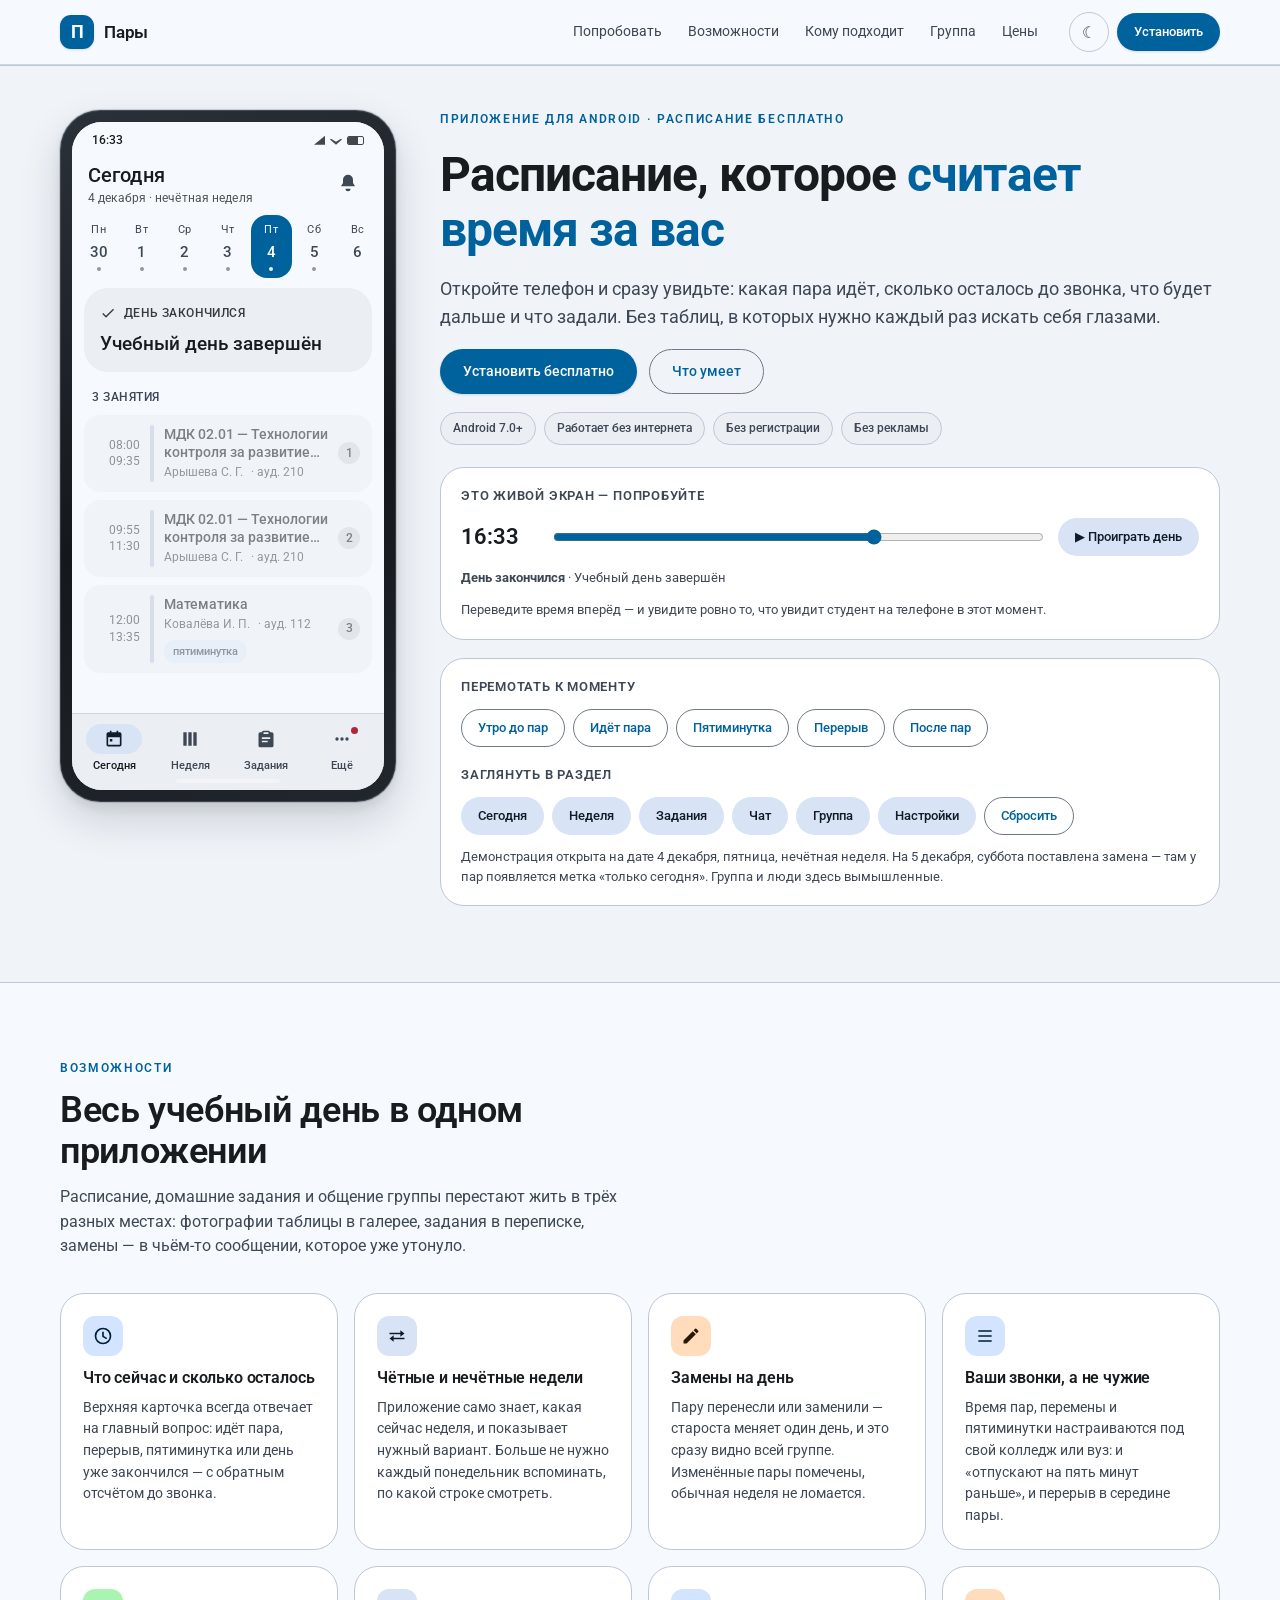
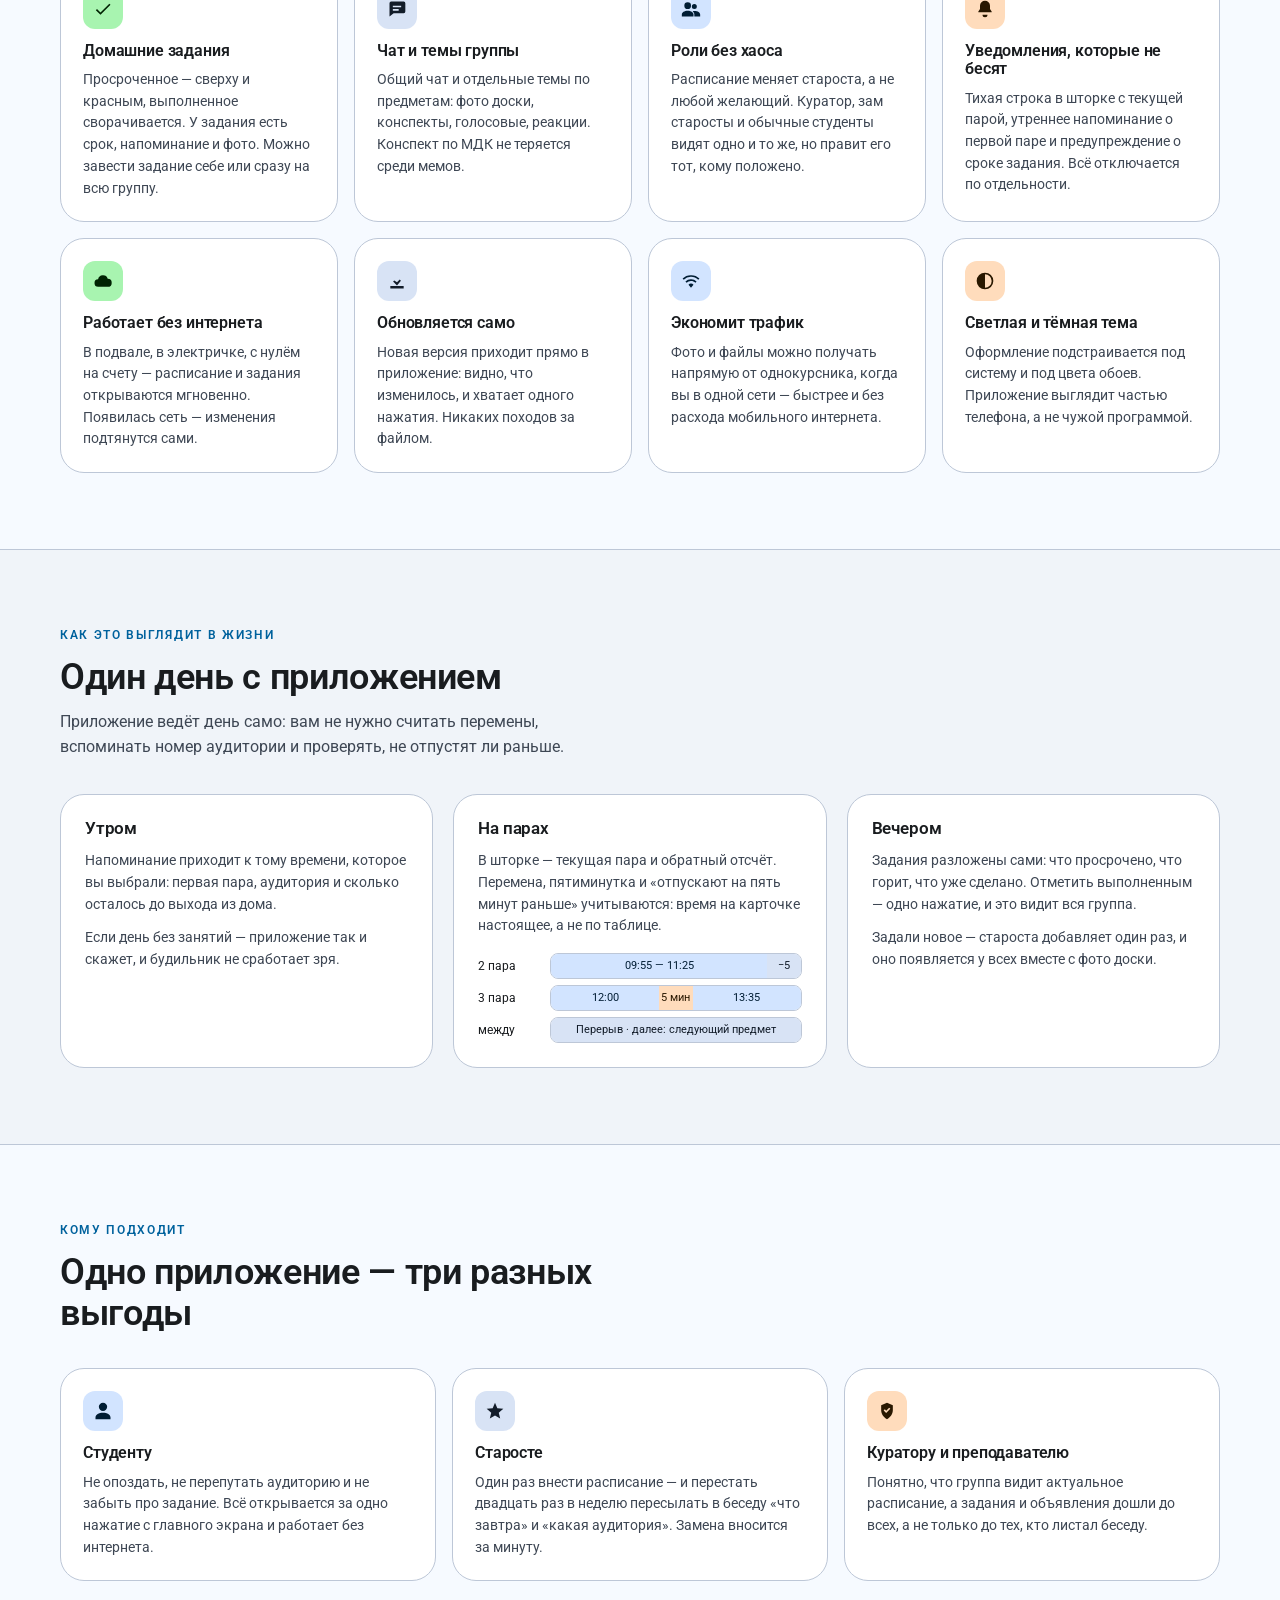
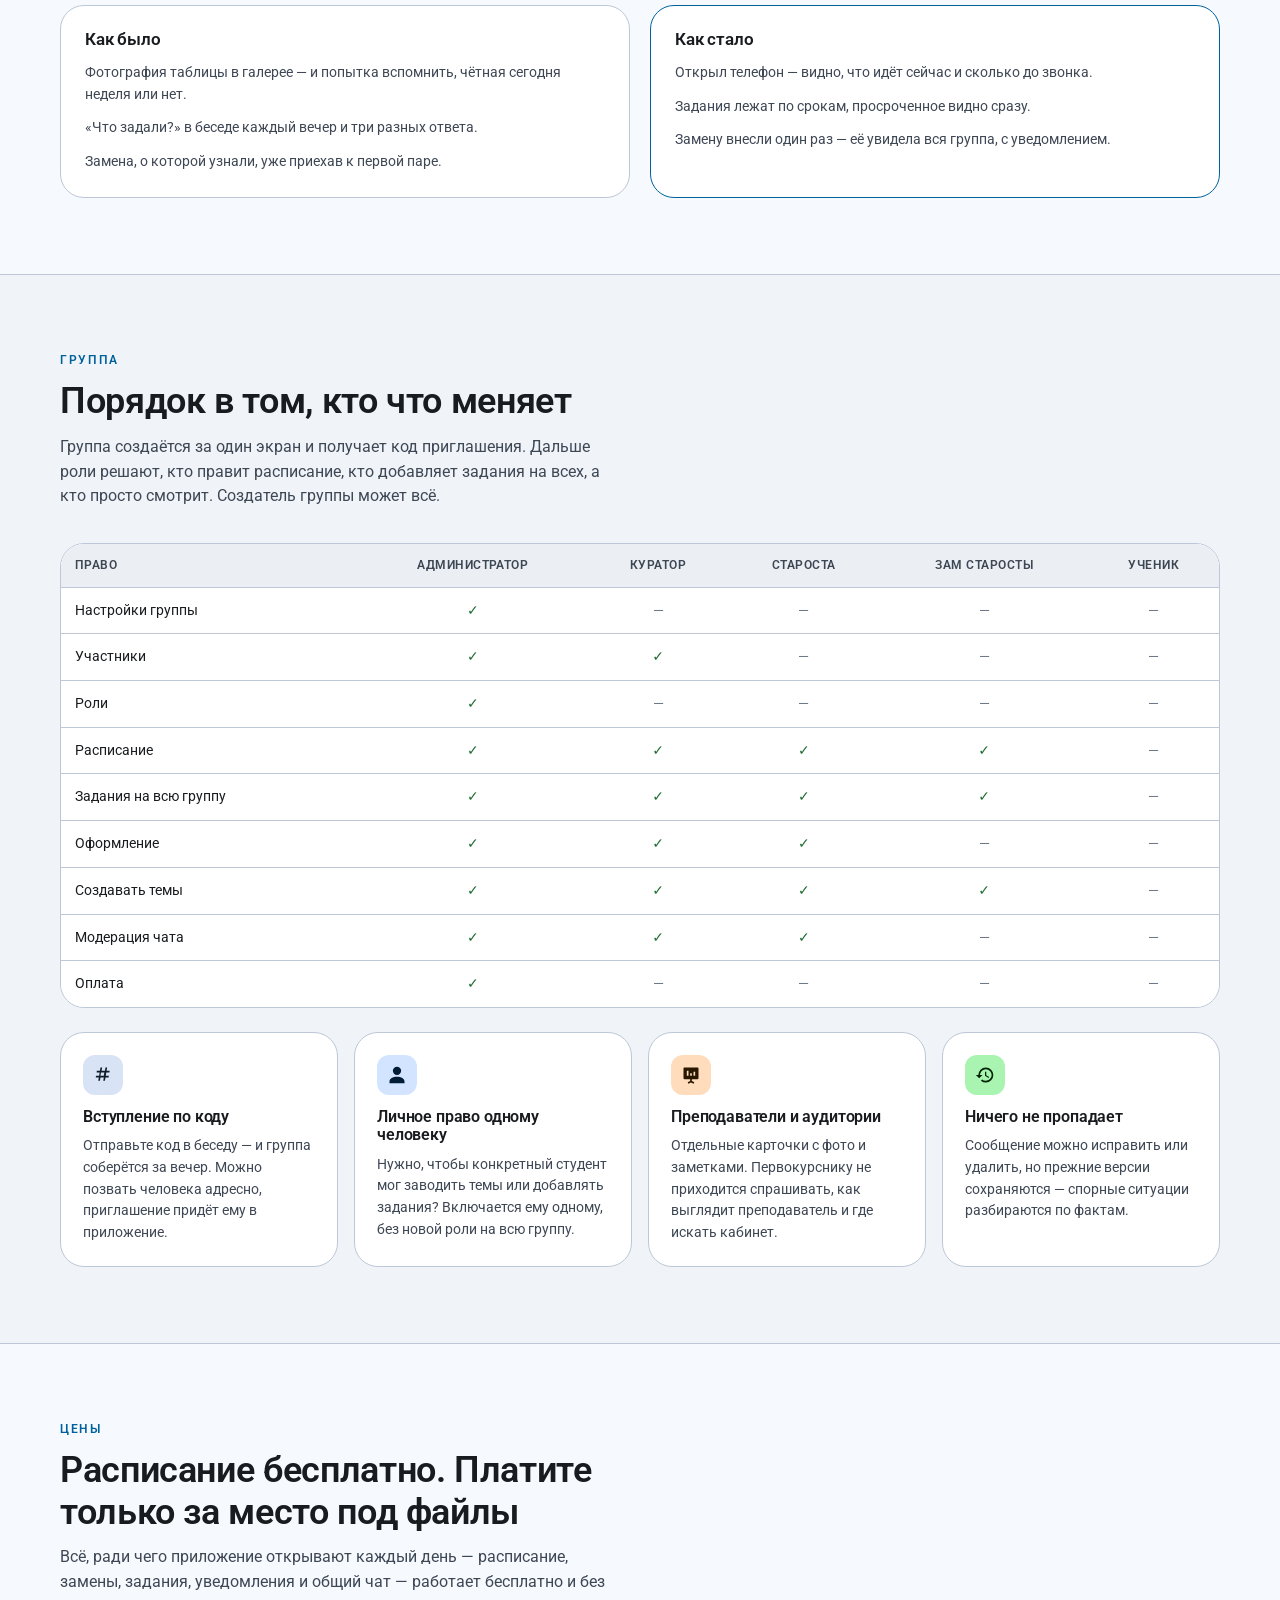
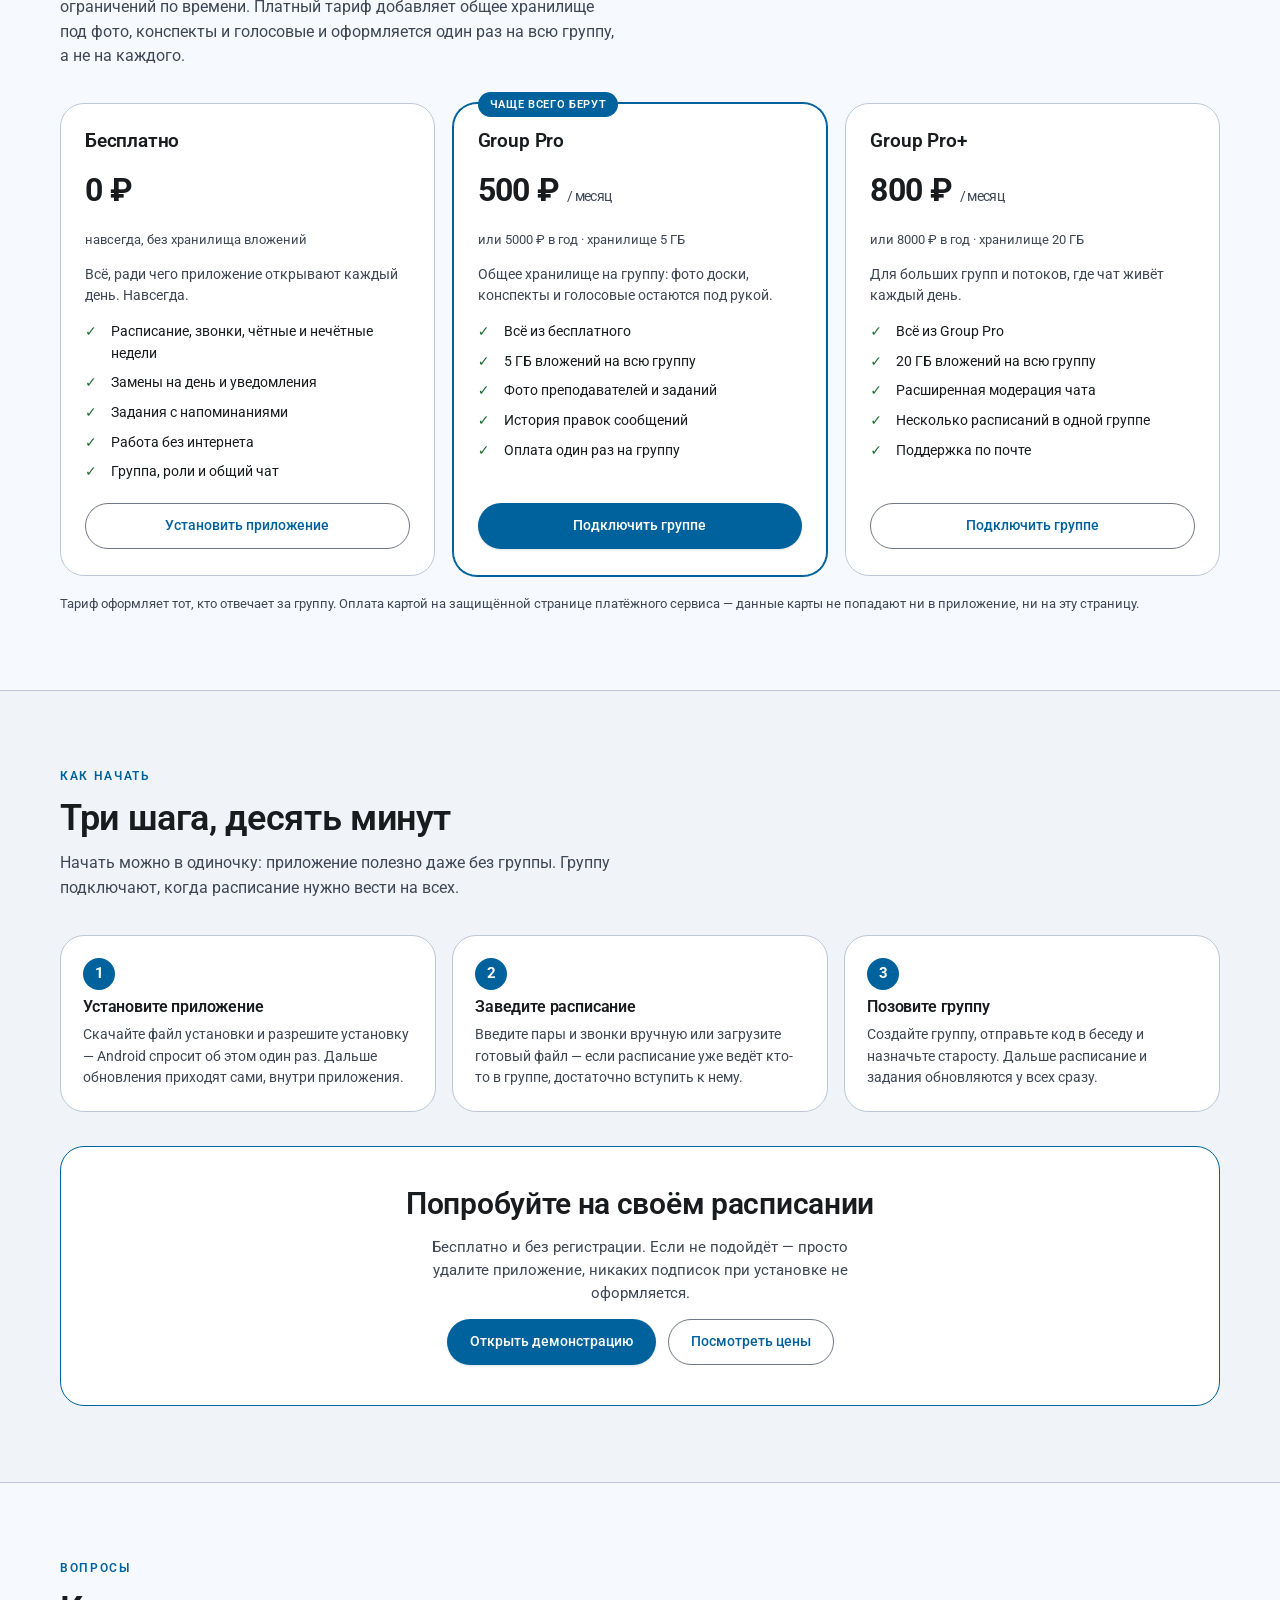
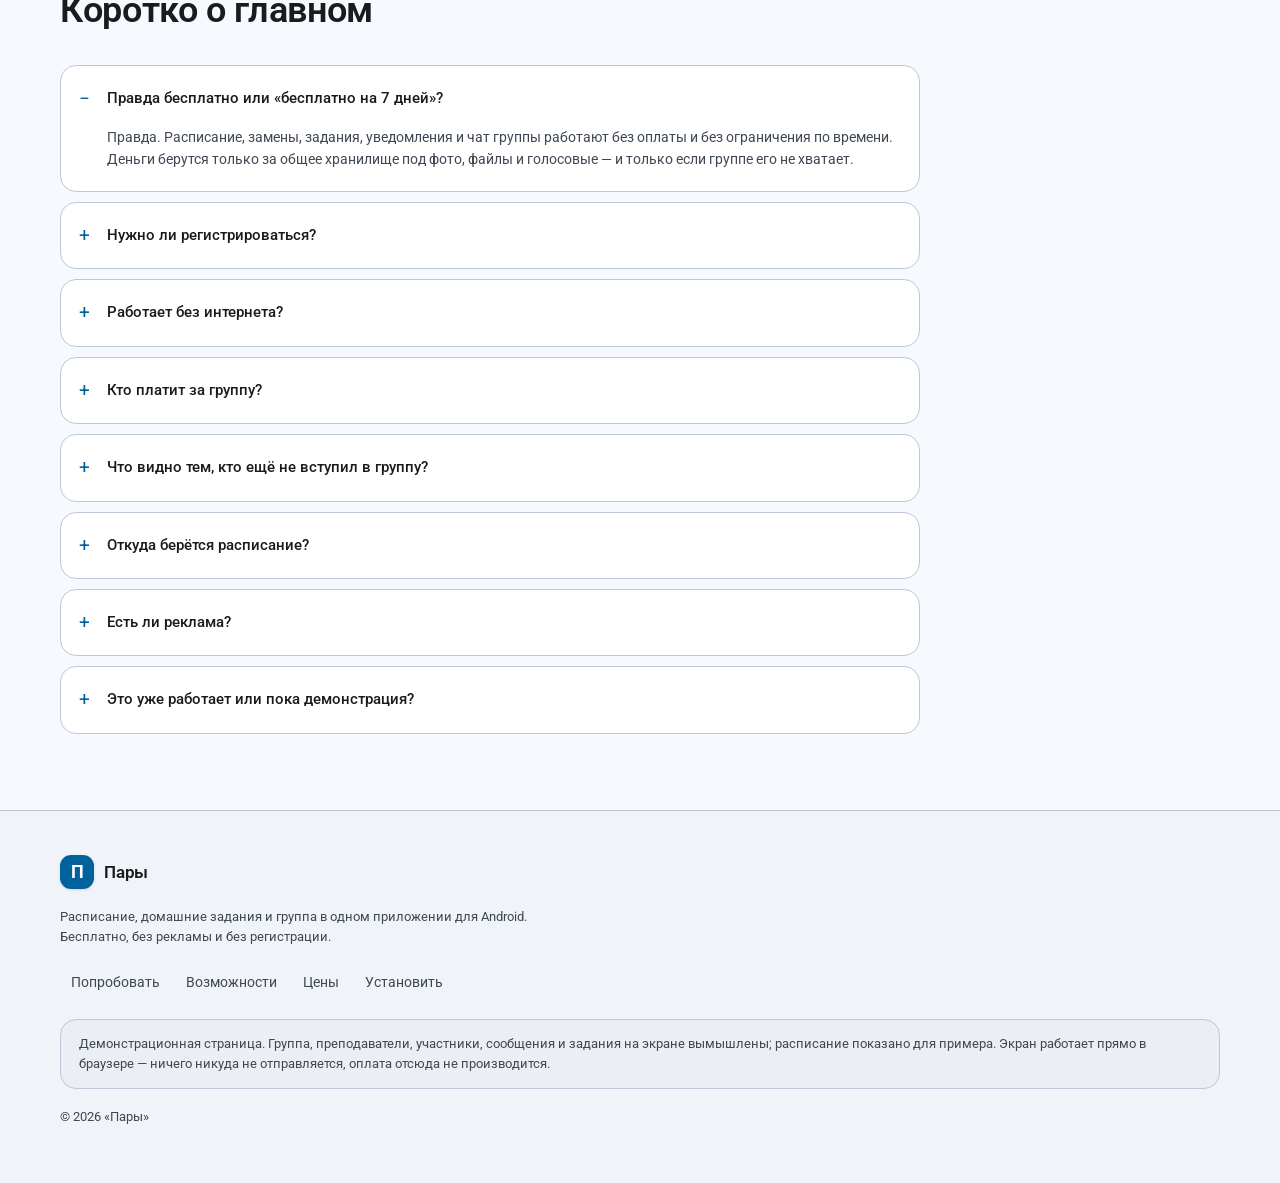
<file: pairs-demo/index.html>
<!doctype html>
<html lang="ru" data-theme="light">
<head>
<meta charset="utf-8">
<meta name="viewport" content="width=device-width, initial-scale=1">
<title>Пары — расписание, задания и группа в одном приложении</title>
<meta name="description" content="«Пары» показывают, какая сейчас пара, сколько до звонка и что задали. Чётность недель, замены, задания и общий чат группы. Расписание — бесплатно.">
<meta name="theme-color" content="#00629d">
<meta property="og:title" content="Пары — расписание, задания и группа">
<meta property="og:description" content="Не таблица, а учебный день: что идёт сейчас, сколько осталось, что дальше и что задали. Попробуйте прямо на странице.">
<meta property="og:type" content="website">
<link rel="icon" href="data:image/svg+xml,<svg xmlns=%22http://www.w3.org/2000/svg%22 viewBox=%220 0 64 64%22><rect width=%2264%22 height=%2264%22 rx=%2216%22 fill=%22%2300629d%22/><text x=%2232%22 y=%2245%22 text-anchor=%22middle%22 font-family=%22sans-serif%22 font-weight=%22bold%22 font-size=%2236%22 fill=%22white%22>П</text></svg>">
<link rel="preconnect" href="https://fonts.googleapis.com">
<link rel="preconnect" href="https://fonts.gstatic.com" crossorigin>
<link href="https://fonts.googleapis.com/css2?family=Roboto:wght@400;500;600;700&display=swap" rel="stylesheet">
<link rel="stylesheet" href="assets/tokens.css">
<link rel="stylesheet" href="assets/site.css">
<link rel="stylesheet" href="assets/phone.css">
</head>
<body>

<a class="skip" href="#demo">Перейти к демонстрации</a>

<header class="site-header">
  <div class="wrap site-header__in">
    <a class="brand" href="#top"><span class="brand__mark">П</span> Пары</a>
    <nav class="site-nav" aria-label="Разделы страницы">
      <a href="#demo">Попробовать</a>
      <a href="#value">Возможности</a>
      <a href="#audience">Кому подходит</a>
      <a href="#group">Группа</a>
      <a href="#plans">Цены</a>
    </nav>
    <div class="header-actions">
      <button class="theme-toggle" id="theme-toggle" aria-label="Тёмная тема">☾</button>
      <a class="btn btn--filled btn--small" href="#start">Установить</a>
    </div>
  </div>
</header>

<main id="top">

<!-- ------------------------------------------------------ живая демонстрация -->
<section class="demo" id="demo" style="padding-top: 44px">
  <div class="wrap demo__grid">

    <div class="demo__copy">
      <span class="eyebrow">Приложение для Android · расписание бесплатно</span>
      <h1>Расписание, которое <em>считает время за вас</em></h1>
      <p class="hero__lead">Откройте телефон и сразу увидьте: какая пара идёт, сколько
        осталось до звонка, что будет дальше и что задали. Без таблиц, в которых нужно
        каждый раз искать себя глазами.</p>
      <div class="hero__actions">
        <a class="btn btn--filled" href="#start">Установить бесплатно</a>
        <a class="btn btn--outline" href="#value">Что умеет</a>
      </div>
      <div class="hero__chips">
        <span class="hero__chip">Android 7.0+</span>
        <span class="hero__chip">Работает без интернета</span>
        <span class="hero__chip">Без регистрации</span>
        <span class="hero__chip">Без рекламы</span>
      </div>
    </div>

    <div class="phone">
      <div class="phone__screen" id="phone-screen" role="application" aria-label="Экран приложения «Пары»"></div>
    </div>

    <div class="demo__panel">
      <div class="control">
        <div class="control__title">Это живой экран — попробуйте</div>
        <div class="control__row">
          <span class="control__value" id="clock-value">10:30</span>
          <input type="range" id="clock-range" min="360" max="1320" step="1" value="630"
                 aria-label="Время в приложении">
          <button class="btn btn--tonal btn--small" id="play">▶ Проиграть день</button>
        </div>
        <p class="control__hint" id="phase-hint"></p>
        <p class="control__hint">Переведите время вперёд — и увидите ровно то, что увидит
          студент на телефоне в этот момент.</p>
      </div>

      <div class="control">
        <div class="control__title">Перемотать к моменту</div>
        <div class="scenarios">
          <button class="btn btn--outline btn--small" data-scenario="BEFORE_FIRST">Утро до пар</button>
          <button class="btn btn--outline btn--small" data-scenario="LESSON">Идёт пара</button>
          <button class="btn btn--outline btn--small" data-scenario="MIDDLE_BREAK">Пятиминутка</button>
          <button class="btn btn--outline btn--small" data-scenario="BETWEEN">Перерыв</button>
          <button class="btn btn--outline btn--small" data-scenario="FINISHED">После пар</button>
        </div>
        <div class="control__title" style="margin-top:6px">Заглянуть в раздел</div>
        <div class="scenarios">
          <button class="btn btn--tonal btn--small" data-goto="TODAY">Сегодня</button>
          <button class="btn btn--tonal btn--small" data-goto="WEEK">Неделя</button>
          <button class="btn btn--tonal btn--small" data-goto="HOMEWORK">Задания</button>
          <button class="btn btn--tonal btn--small" data-goto="CHAT">Чат</button>
          <button class="btn btn--tonal btn--small" data-goto="GROUP">Группа</button>
          <button class="btn btn--tonal btn--small" data-goto="SETTINGS">Настройки</button>
          <button class="btn btn--outline btn--small" id="reset-day">Сбросить</button>
        </div>
        <p class="control__hint">Демонстрация открыта на дате <span id="demo-date"></span>.
          На <span id="override-date"></span> поставлена замена — там у пар появляется метка
          «только сегодня». Группа и люди здесь вымышленные.</p>
      </div>
    </div>
  </div>
</section>

<!-- ---------------------------------------------------------- что вы получаете -->
<section id="value">
  <div class="wrap">
    <div class="section-head">
      <span class="eyebrow">Возможности</span>
      <h2>Весь учебный день в одном приложении</h2>
      <p class="lead">Расписание, домашние задания и общение группы перестают жить в трёх
        разных местах: фотографии таблицы в галерее, задания в переписке, замены —
        в чьём-то сообщении, которое уже утонуло.</p>
    </div>

    <div class="cards">
      <article class="card">
        <div class="card__icon" data-icon="clock"></div>
        <h3>Что сейчас и сколько осталось</h3>
        <p>Верхняя карточка всегда отвечает на главный вопрос: идёт пара, перерыв,
          пятиминутка или день уже закончился — с обратным отсчётом до звонка.</p>
      </article>
      <article class="card card--s">
        <div class="card__icon" data-icon="swap"></div>
        <h3>Чётные и нечётные недели</h3>
        <p>Приложение само знает, какая сейчас неделя, и показывает нужный вариант.
          Больше не нужно каждый понедельник вспоминать, по какой строке смотреть.</p>
      </article>
      <article class="card card--t">
        <div class="card__icon" data-icon="edit"></div>
        <h3>Замены на день</h3>
       <p>Пару перенесли или заменили — староста меняет один день, и это сразу видно
          всей группе. Изменённые пары помечены, обычная неделя не ломается.</p>
      </article>
      <article class="card">
        <div class="card__icon" data-icon="list"></div>
        <h3>Ваши звонки, а не чужие</h3>
        <p>Время пар, перемены и пятиминутки настраиваются под свой колледж или вуз:
          и «отпускают на пять минут раньше», и перерыв в середине пары.</p>
      </article>
      <article class="card card--g">
        <div class="card__icon" data-icon="check"></div>
        <h3>Домашние задания</h3>
        <p>Просроченное — сверху и красным, выполненное сворачивается. У задания есть срок,
          напоминание и фото. Можно завести задание себе или сразу на всю группу.</p>
      </article>
      <article class="card card--s">
        <div class="card__icon" data-icon="chat"></div>
        <h3>Чат и темы группы</h3>
        <p>Общий чат и отдельные темы по предметам: фото доски, конспекты, голосовые,
          реакции. Конспект по МДК не теряется среди мемов.</p>
      </article>
      <article class="card">
        <div class="card__icon" data-icon="group"></div>
        <h3>Роли без хаоса</h3>
        <p>Расписание меняет староста, а не любой желающий. Куратор, зам старосты
          и обычные студенты видят одно и то же, но правит его тот, кому положено.</p>
      </article>
      <article class="card card--t">
        <div class="card__icon" data-icon="bell"></div>
        <h3>Уведомления, которые не бесят</h3>
        <p>Тихая строка в шторке с текущей парой, утреннее напоминание о первой паре
          и предупреждение о сроке задания. Всё отключается по отдельности.</p>
      </article>
      <article class="card card--g">
        <div class="card__icon" data-icon="cloud"></div>
        <h3>Работает без интернета</h3>
        <p>В подвале, в электричке, с нулём на счету — расписание и задания открываются
          мгновенно. Появилась сеть — изменения подтянутся сами.</p>
      </article>
      <article class="card card--s">
        <div class="card__icon" data-icon="download"></div>
        <h3>Обновляется само</h3>
        <p>Новая версия приходит прямо в приложение: видно, что изменилось, и хватает
          одного нажатия. Никаких походов за файлом.</p>
      </article>
      <article class="card">
        <div class="card__icon" data-icon="wifi"></div>
        <h3>Экономит трафик</h3>
        <p>Фото и файлы можно получать напрямую от однокурсника, когда вы в одной сети —
          быстрее и без расхода мобильного интернета.</p>
      </article>
      <article class="card card--t">
        <div class="card__icon" data-icon="contrast"></div>
        <h3>Светлая и тёмная тема</h3>
        <p>Оформление подстраивается под систему и под цвета обоев. Приложение выглядит
          частью телефона, а не чужой программой.</p>
      </article>
    </div>
  </div>
</section>

<!-- ------------------------------------------------------- один день с «Парами» -->
<section id="day" style="background:var(--surface-low);border-block:1px solid var(--outline-variant)">
  <div class="wrap">
    <div class="section-head">
      <span class="eyebrow">Как это выглядит в жизни</span>
      <h2>Один день с приложением</h2>
      <p class="lead">Приложение ведёт день само: вам не нужно считать перемены, вспоминать
        номер аудитории и проверять, не отпустят ли раньше.</p>
    </div>

    <div class="split">
      <article class="explain">
        <h3>Утром</h3>
        <p>Напоминание приходит к тому времени, которое вы выбрали: первая пара, аудитория
          и сколько осталось до выхода из дома.</p>
        <p>Если день без занятий — приложение так и скажет, и будильник не сработает зря.</p>
      </article>

      <article class="explain">
        <h3>На парах</h3>
        <p>В шторке — текущая пара и обратный отсчёт. Перемена, пятиминутка и «отпускают
          на пять минут раньше» учитываются: время на карточке настоящее, а не по таблице.</p>
        <div class="timeline">
          <div class="timeline__row"><span>2 пара</span>
            <div class="timeline__bar">
              <span class="tl-lesson" style="flex:9">09:55 — 11:25</span>
              <span class="tl-break" style="flex:1.4">−5</span>
            </div></div>
          <div class="timeline__row"><span>3 пара</span>
            <div class="timeline__bar">
              <span class="tl-lesson" style="flex:5">12:00</span>
              <span class="tl-five" style="flex:1.6">5 мин</span>
              <span class="tl-lesson" style="flex:5">13:35</span>
            </div></div>
          <div class="timeline__row"><span>между</span>
            <div class="timeline__bar"><span class="tl-break" style="flex:1">Перерыв · далее: следующий предмет</span></div></div>
        </div>
      </article>

      <article class="explain">
        <h3>Вечером</h3>
        <p>Задания разложены сами: что просрочено, что горит, что уже сделано.
          Отметить выполненным — одно нажатие, и это видит вся группа.</p>
        <p>Задали новое — староста добавляет один раз, и оно появляется у всех
          вместе с фото доски.</p>
      </article>
    </div>
  </div>
</section>

<!-- ------------------------------------------------------------- кому подходит -->
<section id="audience">
  <div class="wrap">
    <div class="section-head">
      <span class="eyebrow">Кому подходит</span>
      <h2>Одно приложение — три разных выгоды</h2>
    </div>

    <div class="cards">
      <article class="card">
        <div class="card__icon" data-icon="person"></div>
        <h3>Студенту</h3>
        <p>Не опоздать, не перепутать аудиторию и не забыть про задание. Всё открывается
          за одно нажатие с главного экрана и работает без интернета.</p>
      </article>
      <article class="card card--s">
        <div class="card__icon" data-icon="star"></div>
        <h3>Старосте</h3>
        <p>Один раз внести расписание — и перестать двадцать раз в неделю пересылать
          в беседу «что завтра» и «какая аудитория». Замена вносится за минуту.</p>
      </article>
      <article class="card card--t">
        <div class="card__icon" data-icon="badge"></div>
        <h3>Куратору и преподавателю</h3>
        <p>Понятно, что группа видит актуальное расписание, а задания и объявления
          дошли до всех, а не только до тех, кто листал беседу.</p>
      </article>
    </div>

    <div class="split" style="margin-top:24px">
      <article class="explain">
        <h3>Как было</h3>
        <p>Фотография таблицы в галерее — и попытка вспомнить, чётная сегодня неделя или нет.</p>
        <p>«Что задали?» в беседе каждый вечер и три разных ответа.</p>
        <p>Замена, о которой узнали, уже приехав к первой паре.</p>
      </article>
      <article class="explain" style="border-color:var(--primary)">
        <h3>Как стало</h3>
        <p>Открыл телефон — видно, что идёт сейчас и сколько до звонка.</p>
        <p>Задания лежат по срокам, просроченное видно сразу.</p>
        <p>Замену внесли один раз — её увидела вся группа, с уведомлением.</p>
      </article>
    </div>
  </div>
</section>

<!-- ------------------------------------------------------------------- группа -->
<section id="group" style="background:var(--surface-low);border-block:1px solid var(--outline-variant)">
  <div class="wrap">
    <div class="section-head">
      <span class="eyebrow">Группа</span>
      <h2>Порядок в том, кто что меняет</h2>
      <p class="lead">Группа создаётся за один экран и получает код приглашения. Дальше роли
        решают, кто правит расписание, кто добавляет задания на всех, а кто просто смотрит.
        Создатель группы может всё.</p>
    </div>

    <div class="table-scroll" id="perm-table"></div>

    <div class="cards" style="margin-top:24px">
      <article class="card card--s">
        <div class="card__icon" data-icon="hash"></div>
        <h3>Вступление по коду</h3>
        <p>Отправьте код в беседу — и группа соберётся за вечер. Можно позвать
          человека адресно, приглашение придёт ему в приложение.</p>
      </article>
      <article class="card">
        <div class="card__icon" data-icon="person"></div>
        <h3>Личное право одному человеку</h3>
        <p>Нужно, чтобы конкретный студент мог заводить темы или добавлять задания?
          Включается ему одному, без новой роли на всю группу.</p>
      </article>
      <article class="card card--t">
        <div class="card__icon" data-icon="board"></div>
        <h3>Преподаватели и аудитории</h3>
        <p>Отдельные карточки с фото и заметками. Первокурснику не приходится
          спрашивать, как выглядит преподаватель и где искать кабинет.</p>
      </article>
      <article class="card card--g">
        <div class="card__icon" data-icon="history"></div>
        <h3>Ничего не пропадает</h3>
        <p>Сообщение можно исправить или удалить, но прежние версии сохраняются —
          спорные ситуации разбираются по фактам.</p>
      </article>
    </div>
  </div>
</section>

<!-- -------------------------------------------------------------------- цены -->
<section id="plans">
  <div class="wrap">
    <div class="section-head">
      <span class="eyebrow">Цены</span>
      <h2>Расписание бесплатно. Платите только за место под файлы</h2>
      <p class="lead">Всё, ради чего приложение открывают каждый день — расписание, замены,
        задания, уведомления и общий чат — работает бесплатно и без ограничений по времени.
        Платный тариф добавляет общее хранилище под фото, конспекты и голосовые
        и оформляется один раз на всю группу, а не на каждого.</p>
    </div>
    <div class="plans" id="plans-grid"></div>
    <p class="control__hint" style="margin-top:18px">Тариф оформляет тот, кто отвечает за группу.
      Оплата картой на защищённой странице платёжного сервиса — данные карты не попадают
      ни в приложение, ни на эту страницу.</p>
  </div>
</section>

<!-- ------------------------------------------------------------------ как начать -->
<section id="start" style="background:var(--surface-low);border-block:1px solid var(--outline-variant)">
  <div class="wrap">
    <div class="section-head">
      <span class="eyebrow">Как начать</span>
      <h2>Три шага, десять минут</h2>
      <p class="lead">Начать можно в одиночку: приложение полезно даже без группы.
        Группу подключают, когда расписание нужно вести на всех.</p>
    </div>

    <div class="steps">
      <div class="step">
        <h3>Установите приложение</h3>
        <p>Скачайте файл установки и разрешите установку — Android спросит об этом один раз.
          Дальше обновления приходят сами, внутри приложения.</p>
      </div>
      <div class="step">
        <h3>Заведите расписание</h3>
        <p>Введите пары и звонки вручную или загрузите готовый файл — если расписание уже
          ведёт кто-то в группе, достаточно вступить к нему.</p>
      </div>
      <div class="step">
        <h3>Позовите группу</h3>
        <p>Создайте группу, отправьте код в беседу и назначьте старосту. Дальше расписание
          и задания обновляются у всех сразу.</p>
      </div>
    </div>

    <div class="cta">
      <h2>Попробуйте на своём расписании</h2>
      <p>Бесплатно и без регистрации. Если не подойдёт — просто удалите приложение,
        никаких подписок при установке не оформляется.</p>
      <div class="hero__actions" style="justify-content:center">
        <a class="btn btn--filled" href="#demo">Открыть демонстрацию</a>
        <a class="btn btn--outline" href="#plans">Посмотреть цены</a>
      </div>
    </div>
  </div>
</section>

<!-- --------------------------------------------------------------------- FAQ -->
<section id="faq">
  <div class="wrap">
    <div class="section-head">
      <span class="eyebrow">Вопросы</span>
      <h2>Коротко о главном</h2>
    </div>
    <div class="faq">
      <details open>
        <summary>Правда бесплатно или «бесплатно на 7 дней»?</summary>
        <p>Правда. Расписание, замены, задания, уведомления и чат группы работают без
          оплаты и без ограничения по времени. Деньги берутся только за общее хранилище
          под фото, файлы и голосовые — и только если группе его не хватает.</p>
      </details>
      <details>
        <summary>Нужно ли регистрироваться?</summary>
        <p>Нет. Приложение можно поставить, завести своё расписание и пользоваться,
          не создавая аккаунт. Вход нужен только для группы: общего расписания,
          заданий на всех и чата.</p>
      </details>
      <details>
        <summary>Работает без интернета?</summary>
        <p>Да. Расписание и задания хранятся на самом телефоне и открываются мгновенно.
          Когда сеть появится, изменения от группы подтянутся сами.</p>
      </details>
      <details>
        <summary>Кто платит за группу?</summary>
        <p>Один человек — обычно староста или куратор. Тариф действует на всю группу,
          скидываться каждому не нужно.</p>
      </details>
      <details>
        <summary>Что видно тем, кто ещё не вступил в группу?</summary>
        <p>Только то, что группа сама открыла: общее расписание и задания. Личные заметки,
          чат и список участников закрыты.</p>
      </details>
      <details>
        <summary>Откуда берётся расписание?</summary>
        <p>Его вводят вручную, загружают готовым файлом или получают от группы, где его
          ведёт староста. Своё расписание звонков тоже настраивается — под конкретный
          колледж или вуз.</p>
      </details>
      <details>
        <summary>Есть ли реклама?</summary>
        <p>Нет. Ни рекламы, ни платных «ускорений», ни продажи данных — приложение
          зарабатывает только на тарифах за хранилище.</p>
      </details>
      <details>
        <summary>Это уже работает или пока демонстрация?</summary>
        <p>Приложение работает; эта страница — витрина. Экран на ней настоящий, а группа,
          преподаватели, сообщения и задания в нём придуманы для показа.</p>
      </details>
    </div>
  </div>
</section>

</main>

<footer class="site-footer">
  <div class="wrap site-footer__in">
    <a class="brand" href="#top"><span class="brand__mark">П</span> Пары</a>
    <p>Расписание, домашние задания и группа в одном приложении для Android.
      Бесплатно, без рекламы и без регистрации.</p>
    <nav class="site-nav" style="margin:0" aria-label="Разделы страницы">
      <a href="#demo">Попробовать</a>
      <a href="#value">Возможности</a>
      <a href="#plans">Цены</a>
      <a href="#start">Установить</a>
    </nav>
    <div class="disclaimer">
      Демонстрационная страница. Группа, преподаватели, участники, сообщения и задания
      на экране вымышлены; расписание показано для примера. Экран работает прямо
      в браузере — ничего никуда не отправляется, оплата отсюда не производится.
    </div>
    <p>© <span id="year">2026</span> «Пары»</p>
  </div>
</footer>

<script type="module" src="assets/app.js"></script>
</body>
</html>
</file>
<file: pairs-demo/assets/tokens.css>
/*
 * Фирменная палитра «Пар»: те же цвета, что и в приложении, чтобы экран
 * на странице выглядел как на телефоне. Светлая и тёмная схемы.
 */
:root {
  color-scheme: light;

  --primary: #00629d;
  --on-primary: #ffffff;
  --primary-container: #d2e4ff;
  --on-primary-container: #001d34;

  --secondary: #555f6e;
  --on-secondary: #ffffff;
  --secondary-container: #d8e3f5;
  --on-secondary-container: #121c29;

  --tertiary: #855312;
  --on-tertiary: #ffffff;
  --tertiary-container: #ffdcbc;
  --on-tertiary-container: #291800;

  --error: #b32537;
  --on-error: #ffffff;
  --error-container: #ffdad8;
  --on-error-container: #410004;

  --success: #1f6c32;
  --on-success: #ffffff;
  --success-container: #a8f4b0;
  --on-success-container: #002202;

  --background: #f6faff;
  --on-background: #191c1f;
  --surface: #f6faff;
  --on-surface: #191c1f;
  --surface-variant: #d9e3f3;
  --on-surface-variant: #3e4754;
  --inverse-surface: #2e3135;
  --inverse-on-surface: #eef1f6;
  --outline: #6e7886;
  --outline-variant: #bdc7d7;

  --surface-lowest: #ffffff;
  --surface-low: #f0f4f9;
  --surface-container: #ebeef3;
  --surface-high: #e5e8ee;
  --surface-highest: #dfe3e8;

  --scrim: rgba(0, 0, 0, .32);
  --shadow-1: 0 1px 2px rgba(16, 24, 40, .08), 0 1px 3px rgba(16, 24, 40, .06);
  --shadow-2: 0 4px 10px rgba(16, 24, 40, .09), 0 2px 4px rgba(16, 24, 40, .05);
  --shadow-3: 0 18px 42px rgba(16, 24, 40, .16), 0 6px 14px rgba(16, 24, 40, .08);

  --r-xs: 8px;
  --r-s: 12px;
  --r-m: 16px;
  --r-l: 24px;
  --r-xl: 32px;
  --r-full: 999px;

  --font: "Roboto", "Segoe UI", system-ui, -apple-system, "Helvetica Neue", Arial, sans-serif;
  --page: 1160px;
}

:root[data-theme="dark"] {
  color-scheme: dark;

  --primary: #9fcaff;
  --on-primary: #003355;
  --primary-container: #004a78;
  --on-primary-container: #d2e4ff;

  --secondary: #bcc7d9;
  --on-secondary: #27313f;
  --secondary-container: #3d4756;
  --on-secondary-container: #d8e3f5;

  --tertiary: #faba76;
  --on-tertiary: #482a00;
  --tertiary-container: #683d00;
  --on-tertiary-container: #ffdcbc;

  --error: #ffb3b0;
  --on-error: #680016;
  --error-container: #920023;
  --on-error-container: #ffdad8;

  --success: #8cd895;
  --on-success: #003912;
  --success-container: #00531e;
  --on-success-container: #a8f4b0;

  --background: #111418;
  --on-background: #dfe3e8;
  --surface: #111418;
  --on-surface: #dfe3e8;
  --surface-variant: #3e4754;
  --on-surface-variant: #bdc7d7;
  --inverse-surface: #dfe3e8;
  --inverse-on-surface: #2e3135;
  --outline: #8891a0;
  --outline-variant: #3e4754;

  --surface-lowest: #0b0e13;
  --surface-low: #191c1f;
  --surface-container: #1d2024;
  --surface-high: #282a2e;
  --surface-highest: #323539;

  --scrim: rgba(0, 0, 0, .56);
  --shadow-1: 0 1px 2px rgba(0, 0, 0, .5);
  --shadow-2: 0 4px 12px rgba(0, 0, 0, .5);
  --shadow-3: 0 18px 42px rgba(0, 0, 0, .6), 0 6px 14px rgba(0, 0, 0, .4);
}
</file>
<file: pairs-demo/assets/site.css>
/* Страница вокруг телефона: шапка, секции, карточки, таблицы, тарифы. */

* { box-sizing: border-box; }

html { scroll-behavior: smooth; }

@media (prefers-reduced-motion: reduce) {
  html { scroll-behavior: auto; }
  *, *::before, *::after { animation-duration: .001ms !important; transition-duration: .001ms !important; }
}

body {
  margin: 0;
  font-family: var(--font);
  background: var(--background);
  color: var(--on-background);
  -webkit-font-smoothing: antialiased;
  line-height: 1.55;
}

img { max-width: 100%; }

a { color: var(--primary); }

h1, h2, h3, h4 { line-height: 1.15; margin: 0; letter-spacing: -.01em; }

p { margin: 0; }

.wrap {
  width: min(100% - 40px, var(--page));
  margin-inline: auto;
}

.visually-hidden {
  position: absolute;
  width: 1px;
  height: 1px;
  margin: -1px;
  clip-path: inset(50%);
  overflow: hidden;
  white-space: nowrap;
}

.skip {
  position: absolute;
  left: -9999px;
  top: 8px;
  background: var(--primary);
  color: var(--on-primary);
  padding: 10px 16px;
  border-radius: var(--r-s);
  z-index: 50;
}

.skip:focus { left: 16px; }

/* --- Шапка --- */

.site-header {
  position: sticky;
  top: 0;
  z-index: 20;
  background: color-mix(in srgb, var(--surface) 86%, transparent);
  backdrop-filter: blur(14px);
  border-bottom: 1px solid color-mix(in srgb, var(--outline-variant) 70%, transparent);
}

.site-header__in {
  display: flex;
  align-items: center;
  gap: 20px;
  min-height: 64px;
}

.brand {
  display: flex;
  align-items: center;
  gap: 10px;
  font-weight: 600;
  font-size: 17px;
  color: inherit;
  text-decoration: none;
  letter-spacing: -.01em;
}

.brand__mark {
  width: 34px;
  height: 34px;
  border-radius: 11px;
  background: var(--primary);
  color: var(--on-primary);
  display: grid;
  place-items: center;
  font-weight: 700;
  font-size: 18px;
  box-shadow: var(--shadow-1);
}

.site-nav {
  display: flex;
  gap: 4px;
  margin-left: auto;
  flex-wrap: wrap;
}

.site-nav a {
  color: var(--on-surface-variant);
  text-decoration: none;
  font-size: 14px;
  padding: 7px 11px;
  border-radius: var(--r-xs);
  transition: background .15s, color .15s;
}

.site-nav a:hover { background: var(--surface-container); color: var(--on-surface); }

.header-actions { display: flex; align-items: center; gap: 8px; }

/* --- Кнопки --- */

.btn {
  display: inline-flex;
  align-items: center;
  justify-content: center;
  gap: 8px;
  border: 1px solid transparent;
  border-radius: var(--r-full);
  padding: 11px 22px;
  font: inherit;
  font-size: 14px;
  font-weight: 500;
  cursor: pointer;
  text-decoration: none;
  transition: background .15s, border-color .15s, color .15s, box-shadow .15s;
}

.btn--filled { background: var(--primary); color: var(--on-primary); box-shadow: var(--shadow-1); }
.btn--filled:hover { background: color-mix(in srgb, var(--primary) 88%, var(--on-primary)); }

.btn--tonal { background: var(--secondary-container); color: var(--on-secondary-container); }
.btn--tonal:hover { background: color-mix(in srgb, var(--secondary-container) 85%, var(--on-secondary-container)); }

.btn--outline { border-color: var(--outline); color: var(--primary); background: transparent; }
.btn--outline:hover { background: var(--surface-container); }

.btn--small { padding: 8px 16px; font-size: 13px; }

.btn:focus-visible, .site-nav a:focus-visible, .brand:focus-visible {
  outline: 2px solid var(--primary);
  outline-offset: 2px;
}

.theme-toggle {
  width: 40px;
  height: 40px;
  border-radius: var(--r-full);
  border: 1px solid var(--outline-variant);
  background: transparent;
  color: var(--on-surface-variant);
  cursor: pointer;
  font-size: 16px;
  display: grid;
  place-items: center;
}

.theme-toggle:hover { background: var(--surface-container); }

/* --- Общие секции --- */

section { padding: 76px 0; scroll-margin-top: 72px; }

.section-head { max-width: 62ch; display: grid; gap: 12px; margin-bottom: 34px; }

.eyebrow {
  font-size: 12px;
  font-weight: 600;
  letter-spacing: .14em;
  text-transform: uppercase;
  color: var(--primary);
}

.section-head h2 { font-size: clamp(26px, 3.2vw, 36px); font-weight: 600; }

.lead { color: var(--on-surface-variant); font-size: 16px; }

/* --- Герой --- */

.hero {
  position: relative;
  padding: 64px 0 72px;
  overflow: hidden;
}

.hero::before {
  content: "";
  position: absolute;
  inset: -180px -10% auto;
  height: 620px;
  background:
    radial-gradient(46% 52% at 22% 30%, color-mix(in srgb, var(--primary) 26%, transparent), transparent 70%),
    radial-gradient(40% 46% at 76% 20%, color-mix(in srgb, var(--tertiary) 20%, transparent), transparent 72%);
  filter: blur(6px);
  pointer-events: none;
}

.hero__in {
  position: relative;
  display: grid;
  grid-template-columns: minmax(0, 1fr) auto;
  gap: 56px;
  align-items: center;
}

.hero__copy { display: grid; gap: 20px; max-width: 56ch; }

.hero h1 {
  font-size: clamp(36px, 5.4vw, 56px);
  font-weight: 700;
  letter-spacing: -.02em;
}

h1 em { font-style: normal; color: var(--primary); }

.hero__lead { font-size: 18px; color: var(--on-surface-variant); }

.hero__actions { display: flex; gap: 12px; flex-wrap: wrap; }

.hero__chips { display: flex; flex-wrap: wrap; gap: 8px; }

.hero__chip {
  font-size: 12px;
  font-weight: 500;
  padding: 6px 12px;
  border-radius: var(--r-full);
  background: var(--surface-container);
  color: var(--on-surface-variant);
  border: 1px solid var(--outline-variant);
}

.hero__note { font-size: 13px; color: var(--on-surface-variant); }

/* --- Демонстрация --- */

.demo { background: var(--surface-low); border-block: 1px solid var(--outline-variant); }

.demo__grid {
  display: grid;
  grid-template-columns: auto minmax(0, 1fr);
  grid-template-rows: auto auto;
  column-gap: 44px;
  row-gap: 22px;
  align-items: start;
}

/* Телефон занимает обе строки левой колонки и остаётся на виду при прокрутке. */
.demo__grid > .phone {
  grid-column: 1;
  grid-row: 1 / span 2;
  position: sticky;
  top: 76px;
}

.demo__copy {
  grid-column: 2;
  grid-row: 1;
  display: grid;
  gap: 18px;
  align-content: start;
  justify-items: start;
}

.demo__copy h1 {
  font-size: clamp(32px, 4.4vw, 48px);
  font-weight: 700;
  letter-spacing: -.02em;
}

.demo__panel {
  grid-column: 2;
  grid-row: 2;
  display: grid;
  gap: 18px;
  align-content: start;
}

.control {
  background: var(--surface-lowest);
  border: 1px solid var(--outline-variant);
  border-radius: var(--r-l);
  padding: 18px 20px;
  display: grid;
  gap: 12px;
}

.control__title {
  font-size: 13px;
  font-weight: 600;
  letter-spacing: .06em;
  text-transform: uppercase;
  color: var(--on-surface-variant);
}

.control__row { display: flex; align-items: center; gap: 12px; flex-wrap: wrap; }

.control__value {
  font-variant-numeric: tabular-nums;
  font-weight: 600;
  font-size: 22px;
  min-width: 78px;
}

.control__hint { font-size: 13px; color: var(--on-surface-variant); }

input[type="range"] {
  flex: 1;
  min-width: 180px;
  accent-color: var(--primary);
  height: 22px;
}

.seg {
  display: inline-flex;
  border: 1px solid var(--outline);
  border-radius: var(--r-full);
  overflow: hidden;
}

.seg button {
  border: 0;
  background: transparent;
  color: var(--on-surface-variant);
  font: inherit;
  font-size: 13px;
  padding: 7px 14px;
  cursor: pointer;
  transition: background .15s, color .15s;
}

.seg button + button { border-left: 1px solid var(--outline); }
.seg button[aria-pressed="true"] { background: var(--secondary-container); color: var(--on-secondary-container); }

.scenarios { display: flex; flex-wrap: wrap; gap: 8px; }

/* --- Сетки карточек --- */

.cards {
  display: grid;
  grid-template-columns: repeat(auto-fit, minmax(258px, 1fr));
  gap: 16px;
}

.card {
  background: var(--surface-lowest);
  border: 1px solid var(--outline-variant);
  border-radius: var(--r-l);
  padding: 22px;
  display: grid;
  gap: 9px;
  align-content: start;
}

.card__icon {
  width: 40px;
  height: 40px;
  border-radius: var(--r-s);
  display: grid;
  place-items: center;
  font-size: 19px;
  background: var(--primary-container);
  color: var(--on-primary-container);
  margin-bottom: 4px;
}

.card--t .card__icon { background: var(--tertiary-container); color: var(--on-tertiary-container); }
.card--s .card__icon { background: var(--secondary-container); color: var(--on-secondary-container); }
.card--g .card__icon { background: var(--success-container); color: var(--on-success-container); }

.card h3 { font-size: 16px; font-weight: 600; }
.card p { font-size: 14px; color: var(--on-surface-variant); }

/* --- Как считается --- */

.split {
  display: grid;
  grid-template-columns: repeat(auto-fit, minmax(300px, 1fr));
  gap: 20px;
}

.explain {
  background: var(--surface-lowest);
  border: 1px solid var(--outline-variant);
  border-radius: var(--r-l);
  padding: 24px;
  display: grid;
  gap: 12px;
  align-content: start;
}

.explain h3 { font-size: 17px; font-weight: 600; }
.explain p { font-size: 14px; color: var(--on-surface-variant); }

.timeline {
  display: grid;
  gap: 6px;
  margin-top: 4px;
  font-size: 12px;
}

.timeline__row { display: grid; grid-template-columns: 62px 1fr; gap: 10px; align-items: center; }

.timeline__bar {
  height: 26px;
  border-radius: var(--r-xs);
  display: flex;
  overflow: hidden;
  border: 1px solid var(--outline-variant);
}

.timeline__bar span {
  display: grid;
  place-items: center;
  font-size: 11px;
  white-space: nowrap;
  overflow: hidden;
}

.tl-lesson { background: var(--primary-container); color: var(--on-primary-container); }
.tl-five { background: var(--tertiary-container); color: var(--on-tertiary-container); }
.tl-break { background: var(--secondary-container); color: var(--on-secondary-container); }

code, .mono {
  font-family: ui-monospace, "SF Mono", "JetBrains Mono", Menlo, Consolas, monospace;
  font-size: .92em;
}

code {
  background: var(--surface-container);
  padding: 1px 6px;
  border-radius: 5px;
}

/* --- Таблица прав --- */

.table-scroll { overflow-x: auto; border-radius: var(--r-l); border: 1px solid var(--outline-variant); }

table { border-collapse: collapse; width: 100%; background: var(--surface-lowest); font-size: 14px; }

th, td { padding: 12px 14px; text-align: left; border-bottom: 1px solid var(--outline-variant); }

thead th {
  font-size: 12px;
  font-weight: 600;
  letter-spacing: .04em;
  text-transform: uppercase;
  color: var(--on-surface-variant);
  background: var(--surface-container);
  white-space: nowrap;
}

tbody tr:last-child td { border-bottom: 0; }

td:not(:first-child), th:not(:first-child) { text-align: center; }

.yes { color: var(--success); font-weight: 700; }
.no { color: var(--outline); }

/* --- Тарифы --- */

.plans { display: grid; grid-template-columns: repeat(auto-fit, minmax(272px, 1fr)); gap: 18px; align-items: stretch; }

.plan {
  background: var(--surface-lowest);
  border: 1px solid var(--outline-variant);
  border-radius: var(--r-l);
  padding: 26px 24px;
  display: flex;
  flex-direction: column;
  gap: 14px;
  position: relative;
}

.plan--hl { border-color: var(--primary); box-shadow: 0 0 0 1px var(--primary); }

.plan__flag {
  position: absolute;
  top: -12px;
  left: 24px;
  background: var(--primary);
  color: var(--on-primary);
  font-size: 11px;
  font-weight: 600;
  letter-spacing: .06em;
  text-transform: uppercase;
  padding: 4px 12px;
  border-radius: var(--r-full);
}

.plan h3 { font-size: 19px; font-weight: 600; }

.plan__price { font-size: 32px; font-weight: 700; letter-spacing: -.02em; }
.plan__price small { font-size: 14px; font-weight: 400; color: var(--on-surface-variant); }
.plan__year { font-size: 13px; color: var(--on-surface-variant); }
.plan__note { font-size: 14px; color: var(--on-surface-variant); }

.plan ul { margin: 0; padding: 0; list-style: none; display: grid; gap: 8px; font-size: 14px; flex: 1; align-content: start; }
.plan li { display: grid; grid-template-columns: 18px 1fr; gap: 8px; align-items: start; }
.plan li::before { content: "✓"; color: var(--success); font-weight: 700; }

.plan__cta { margin-top: 6px; }

/* --- Шаги установки --- */

.steps { display: grid; grid-template-columns: repeat(auto-fit, minmax(240px, 1fr)); gap: 16px; counter-reset: step; }

.step {
  background: var(--surface-lowest);
  border: 1px solid var(--outline-variant);
  border-radius: var(--r-l);
  padding: 22px;
  display: grid;
  gap: 8px;
  align-content: start;
  counter-increment: step;
}

.step::before {
  content: counter(step);
  width: 32px;
  height: 32px;
  border-radius: var(--r-full);
  background: var(--primary);
  color: var(--on-primary);
  display: grid;
  place-items: center;
  font-weight: 700;
  font-size: 15px;
}

.step h3 { font-size: 16px; font-weight: 600; }
.step p { font-size: 14px; color: var(--on-surface-variant); }

/* --- Призыв к действию --- */

.cta {
  margin-top: 34px;
  background: var(--surface-lowest);
  border: 1px solid var(--primary);
  border-radius: var(--r-l);
  padding: 40px 28px;
  display: grid;
  gap: 14px;
  justify-items: center;
  text-align: center;
}

.cta h2 { font-size: clamp(22px, 2.6vw, 30px); font-weight: 600; }
.cta p { font-size: 15px; color: var(--on-surface-variant); max-width: 56ch; }

/* --- FAQ --- */

.faq { display: grid; gap: 10px; max-width: 860px; }

details {
  background: var(--surface-lowest);
  border: 1px solid var(--outline-variant);
  border-radius: var(--r-m);
  padding: 4px 18px;
}

summary {
  cursor: pointer;
  padding: 14px 0;
  font-weight: 500;
  font-size: 15px;
  list-style: none;
  display: flex;
  align-items: center;
  gap: 10px;
}

summary::-webkit-details-marker { display: none; }

summary::before {
  content: "+";
  color: var(--primary);
  font-size: 19px;
  font-weight: 400;
  width: 18px;
}

details[open] summary::before { content: "−"; }

details p { padding: 0 0 16px 28px; font-size: 14px; color: var(--on-surface-variant); }

/* --- Подвал --- */

.site-footer {
  border-top: 1px solid var(--outline-variant);
  background: var(--surface-low);
  padding: 44px 0 56px;
}

.site-footer__in { display: grid; gap: 18px; }

.site-footer p { font-size: 13px; color: var(--on-surface-variant); max-width: 70ch; }

.disclaimer {
  border: 1px solid var(--outline-variant);
  background: var(--surface-container);
  border-radius: var(--r-m);
  padding: 14px 18px;
  font-size: 13px;
  color: var(--on-surface-variant);
}

/* --- Адаптив --- */

@media (max-width: 1040px) {
  .hero__in { grid-template-columns: 1fr; justify-items: center; text-align: center; gap: 40px; }
  .hero__copy { justify-items: center; }
  .hero__actions, .hero__chips { justify-content: center; }
  /* На узком экране порядок читается сверху вниз: заголовок, экран, управление. */
  .demo__grid { display: flex; flex-direction: column; align-items: center; gap: 26px; }
  .demo__grid > .phone { position: static; }
  .demo__copy { justify-items: center; text-align: center; }
  .demo__copy .hero__actions, .demo__copy .hero__chips { justify-content: center; }
  .demo__panel { width: min(100%, 560px); }
}

@media (max-width: 720px) {
  section { padding: 56px 0; }
  .wrap { width: calc(100% - 32px); }
  .site-nav { display: none; }
  .phone { --phone-w: min(336px, 100%); }
}
</file>
<file: pairs-demo/assets/phone.css>
/* Экран приложения внутри страницы: корпус, системная строка, вкладки. */

.phone {
  --phone-w: 336px;
  width: var(--phone-w);
  flex: 0 0 auto;
  border-radius: 40px;
  padding: 12px;
  background: linear-gradient(160deg, #2b3138, #14181d 55%, #22272d);
  box-shadow: var(--shadow-3), inset 0 0 0 1px rgba(255, 255, 255, .14),
    0 0 0 1px color-mix(in srgb, var(--outline-variant) 70%, transparent);
  position: relative;
}

.phone::after {
  content: "";
  position: absolute;
  left: 50%;
  bottom: 19px;
  transform: translateX(-50%);
  width: 104px;
  height: 4px;
  border-radius: var(--r-full);
  background: rgba(255, 255, 255, .35);
  pointer-events: none;
}

.phone__screen {
  position: relative;
  height: 668px;
  border-radius: 30px;
  overflow: hidden;
  background: var(--background);
  color: var(--on-surface);
  display: flex;
  flex-direction: column;
  isolation: isolate;
}

.phone__status {
  display: flex;
  align-items: center;
  justify-content: space-between;
  padding: 9px 20px 3px;
  font-size: 12px;
  font-weight: 500;
  color: var(--on-surface);
  background: var(--surface);
}

.phone__status-icons {
  display: flex;
  gap: 5px;
  align-items: center;
  opacity: .8;
}

.phone__status-icons i {
  display: block;
  background: currentColor;
}

.phone__status-icons i:nth-child(1) {
  width: 11px;
  height: 9px;
  clip-path: polygon(0 100%, 100% 100%, 100% 0);
}

.phone__status-icons i:nth-child(2) {
  width: 12px;
  height: 9px;
  clip-path: polygon(50% 100%, 0 42%, 8% 34%, 50% 66%, 92% 34%, 100% 42%);
}

.phone__status-icons i:nth-child(3) {
  width: 17px;
  height: 9px;
  border-radius: 2px;
  border: 1px solid currentColor;
  background: transparent;
  box-shadow: inset 11px 0 0 -1px currentColor;
}

.phone__body {
  flex: 1;
  overflow-y: auto;
  overscroll-behavior: contain;
  scrollbar-width: thin;
  scrollbar-color: var(--outline-variant) transparent;
}

.phone__body::-webkit-scrollbar { width: 5px; }
.phone__body::-webkit-scrollbar-thumb { background: var(--outline-variant); border-radius: 3px; }

/* --- Верхняя панель --- */

.appbar {
  position: sticky;
  top: 0;
  z-index: 3;
  background: var(--surface);
  padding: 6px 8px 6px;
}

.appbar__row {
  display: flex;
  align-items: center;
  gap: 4px;
  min-height: 48px;
  padding: 0 8px;
}

.appbar__title {
  font-size: 20px;
  font-weight: 500;
  letter-spacing: .1px;
  flex: 1;
  min-width: 0;
  overflow: hidden;
  text-overflow: ellipsis;
  white-space: nowrap;
}

.icon-btn {
  width: 40px;
  height: 40px;
  border: 0;
  border-radius: var(--r-full);
  background: transparent;
  color: var(--on-surface-variant);
  display: grid;
  place-items: center;
  cursor: pointer;
  font-size: 18px;
  line-height: 1;
  transition: background .15s;
}

.icon-btn:hover { background: var(--surface-high); }
.icon-btn:focus-visible { outline: 2px solid var(--primary); outline-offset: 2px; }

/* --- Полоса недели --- */

.weekstrip {
  display: grid;
  grid-template-columns: repeat(7, 1fr);
  gap: 2px;
  padding: 2px 6px 10px;
  background: var(--surface);
}

.weekstrip__day {
  border: 0;
  background: transparent;
  border-radius: var(--r-m);
  padding: 6px 0 7px;
  display: flex;
  flex-direction: column;
  align-items: center;
  gap: 3px;
  cursor: pointer;
  color: var(--on-surface-variant);
  font: inherit;
  transition: background .15s, color .15s;
}

.weekstrip__day:not(.weekstrip__day--selected):not(.weekstrip__day--today):hover {
  background: var(--surface-high);
}
.weekstrip__day:focus-visible { outline: 2px solid var(--primary); outline-offset: -2px; }

.weekstrip__dow { font-size: 11px; letter-spacing: .3px; }
.weekstrip__num { font-size: 15px; font-weight: 500; }

.weekstrip__dot {
  width: 4px;
  height: 4px;
  border-radius: 50%;
  background: currentColor;
  opacity: .55;
}

.weekstrip__dot--empty { background: transparent; }

/* Сегодня — контейнер, выбранный день — заливка: их нельзя спутать. */
.weekstrip__day--today {
  background: var(--primary-container);
  color: var(--on-primary-container);
}

.weekstrip__day--selected {
  background: var(--primary);
  color: var(--on-primary);
}

.weekstrip__day--selected .weekstrip__dot { opacity: .9; }

/* --- Карточка дня --- */

.daycard {
  margin: 0 12px 12px;
  border-radius: var(--r-l);
  padding: 16px;
  background: var(--surface-container);
  color: var(--on-surface);
  display: grid;
  gap: 10px;
}

.daycard--lesson { background: var(--primary-container); color: var(--on-primary-container); }
.daycard--between { background: var(--secondary-container); color: var(--on-secondary-container); }
.daycard--five { background: var(--tertiary-container); color: var(--on-tertiary-container); }
.daycard--before { background: var(--surface-container); }
.daycard--done { background: var(--surface-container); }

.daycard__head {
  display: flex;
  align-items: center;
  gap: 8px;
  font-size: 12px;
  font-weight: 500;
  letter-spacing: .4px;
  text-transform: uppercase;
  opacity: .85;
}

.daycard__title {
  font-size: 19px;
  font-weight: 500;
  line-height: 1.25;
}

.daycard__sub { font-size: 13px; opacity: .9; }

.daycard__bar {
  height: 6px;
  border-radius: var(--r-full);
  background: color-mix(in srgb, currentColor 18%, transparent);
  overflow: hidden;
}

.daycard__bar span {
  display: block;
  height: 100%;
  border-radius: var(--r-full);
  background: currentColor;
  transition: width .25s ease;
}

.daycard__next {
  font-size: 13px;
  line-height: 1.35;
  opacity: .95;
  border-top: 1px solid color-mix(in srgb, currentColor 16%, transparent);
  margin-top: 2px;
  padding-top: 8px;
}

.daycard__next b { font-weight: 500; }

/* --- Занятие --- */

.section-label {
  padding: 4px 20px 8px;
  font-size: 12px;
  font-weight: 500;
  letter-spacing: .5px;
  text-transform: uppercase;
  color: var(--on-surface-variant);
}

.lessons { display: grid; gap: 8px; padding: 0 12px 12px; }

.lesson {
  display: grid;
  grid-template-columns: 46px 4px 1fr auto;
  gap: 10px;
  align-items: center;
  padding: 10px 12px 10px 10px;
  border-radius: var(--r-m);
  background: var(--surface-container);
}

.lesson--past { opacity: .55; }

.lesson--current {
  background: var(--primary-container);
  color: var(--on-primary-container);
}

.lesson__time {
  font-size: 12px;
  line-height: 1.35;
  text-align: right;
  font-variant-numeric: tabular-nums;
  opacity: .85;
}

.lesson__rail {
  align-self: stretch;
  border-radius: var(--r-full);
  background: var(--outline-variant);
}

.lesson--current .lesson__rail { background: var(--primary); }
.lesson--next .lesson__rail { background: var(--tertiary); }

.lesson__main { min-width: 0; }

.lesson__subject {
  font-size: 14px;
  font-weight: 500;
  line-height: 1.3;
  display: -webkit-box;
  -webkit-line-clamp: 2;
  -webkit-box-orient: vertical;
  overflow: hidden;
}

.lesson__meta {
  font-size: 12px;
  opacity: .8;
  margin-top: 2px;
  display: flex;
  flex-wrap: wrap;
  gap: 4px 8px;
}

.lesson__num {
  font-size: 12px;
  font-weight: 500;
  min-width: 22px;
  height: 22px;
  padding: 0 6px;
  border-radius: var(--r-full);
  display: grid;
  place-items: center;
  background: color-mix(in srgb, currentColor 12%, transparent);
}

.tag {
  display: inline-flex;
  align-items: center;
  gap: 4px;
  font-size: 11px;
  font-weight: 500;
  padding: 2px 8px;
  border-radius: var(--r-full);
  border: 1px solid var(--outline-variant);
  color: var(--on-surface-variant);
}

.tag--oneoff { background: var(--tertiary-container); color: var(--on-tertiary-container); border-color: transparent; }
.tag--five { background: var(--secondary-container); color: var(--on-secondary-container); border-color: transparent; }

.empty {
  margin: 12px;
  padding: 28px 16px;
  border-radius: var(--r-l);
  border: 1px dashed var(--outline-variant);
  text-align: center;
  color: var(--on-surface-variant);
  font-size: 13px;
}

/* --- Неделя --- */

.weekpicker {
  display: flex;
  gap: 6px;
  padding: 0 12px 10px;
}

.chip {
  border: 1px solid var(--outline);
  background: transparent;
  color: var(--on-surface-variant);
  border-radius: var(--r-xs);
  padding: 6px 12px;
  font: inherit;
  font-size: 13px;
  cursor: pointer;
  transition: background .15s, color .15s, border-color .15s;
}

.chip:not(.chip--on):hover { background: var(--surface-high); }

.chip--on {
  background: var(--secondary-container);
  color: var(--on-secondary-container);
  border-color: transparent;
}

.daygroup { padding: 0 12px 10px; }

.daygroup__head {
  display: flex;
  align-items: baseline;
  justify-content: space-between;
  padding: 8px 8px 6px;
  font-size: 13px;
  font-weight: 500;
}

.daygroup__count { font-size: 12px; font-weight: 400; color: var(--on-surface-variant); }

/* --- Задания --- */

.hw { display: grid; gap: 8px; padding: 0 12px 12px; }

.hw__card {
  display: grid;
  grid-template-columns: auto 1fr;
  gap: 10px;
  padding: 12px;
  border-radius: var(--r-m);
  background: var(--surface-container);
  text-align: left;
  border: 0;
  font: inherit;
  color: inherit;
  cursor: pointer;
  width: 100%;
  transition: background .15s;
}

.hw__card:not(.hw__card--overdue):not(.hw__card--done):hover { background: var(--surface-high); }
.hw__card--overdue:hover, .hw__card--done:hover { filter: brightness(.97); }
.hw__card--overdue { background: var(--error-container); color: var(--on-error-container); }
.hw__card--done { background: var(--success-container); color: var(--on-success-container); }

.hw__check {
  width: 20px;
  height: 20px;
  margin-top: 2px;
  border-radius: 6px;
  border: 2px solid currentColor;
  display: grid;
  place-items: center;
  font-size: 12px;
  opacity: .75;
}

.hw__card--done .hw__check { background: currentColor; border-color: currentColor; }
.hw__card--done .hw__check span { color: var(--success-container); }

.hw__subject { font-size: 12px; opacity: .85; }
.hw__title { font-size: 14px; font-weight: 500; line-height: 1.3; margin-top: 1px; }
.hw__card--done .hw__title { text-decoration: line-through; opacity: .8; }
.hw__desc { font-size: 12px; opacity: .8; margin-top: 3px; }

.hw__meta {
  display: flex;
  flex-wrap: wrap;
  gap: 4px 6px;
  margin-top: 7px;
}

.hw__group-head {
  display: flex;
  align-items: center;
  gap: 8px;
  width: 100%;
  border: 0;
  background: transparent;
  color: var(--on-surface-variant);
  font: inherit;
  font-size: 12px;
  font-weight: 500;
  letter-spacing: .5px;
  text-transform: uppercase;
  padding: 6px 8px;
  cursor: pointer;
}

.hw__group-head span:last-child { margin-left: auto; text-transform: none; letter-spacing: 0; opacity: .8; }

/* --- Ещё / списки --- */

.list { padding: 0 12px 12px; display: grid; gap: 4px; }

.row {
  display: grid;
  grid-template-columns: 40px 1fr auto;
  align-items: center;
  gap: 12px;
  padding: 11px 12px;
  border-radius: var(--r-m);
  background: transparent;
  border: 0;
  font: inherit;
  color: inherit;
  text-align: left;
  width: 100%;
  cursor: pointer;
  transition: background .15s;
}

.row:not(.row--static):hover { background: var(--surface-container); }
.row--static { cursor: default; }

.row__icon {
  width: 40px;
  height: 40px;
  border-radius: var(--r-full);
  background: var(--secondary-container);
  color: var(--on-secondary-container);
  display: grid;
  place-items: center;
  font-size: 17px;
}

.row__title { font-size: 14px; font-weight: 500; }
.row__sub { font-size: 12px; color: var(--on-surface-variant); margin-top: 1px; }
.row__trail { font-size: 12px; color: var(--on-surface-variant); }

.badge-dot {
  width: 8px;
  height: 8px;
  border-radius: 50%;
  background: var(--error);
  display: inline-block;
}

.pill {
  font-size: 11px;
  font-weight: 500;
  padding: 3px 9px;
  border-radius: var(--r-full);
  background: var(--primary-container);
  color: var(--on-primary-container);
}

/* --- Чат --- */

.chat { display: grid; gap: 10px; padding: 4px 12px 12px; }

.msg { display: grid; grid-template-columns: 32px 1fr; gap: 8px; }
.msg--mine { grid-template-columns: 1fr; justify-items: end; }

.msg__avatar {
  width: 32px;
  height: 32px;
  border-radius: 50%;
  background: var(--tertiary-container);
  color: var(--on-tertiary-container);
  display: grid;
  place-items: center;
  font-size: 13px;
  font-weight: 500;
  align-self: end;
}

.msg__bubble {
  max-width: 86%;
  padding: 8px 12px 7px;
  border-radius: 16px 16px 16px 4px;
  background: var(--surface-container);
  font-size: 13px;
  line-height: 1.4;
}

.msg--mine .msg__bubble {
  border-radius: 16px 16px 4px 16px;
  background: var(--primary-container);
  color: var(--on-primary-container);
}

.msg__author { font-size: 12px; font-weight: 500; color: var(--primary); margin-bottom: 2px; }
.msg__foot { display: flex; align-items: center; gap: 6px; font-size: 11px; opacity: .75; margin-top: 4px; }

.msg__attach {
  margin-top: 6px;
  display: flex;
  align-items: center;
  gap: 8px;
  padding: 8px;
  border-radius: var(--r-s);
  background: color-mix(in srgb, currentColor 8%, transparent);
}

.msg__thumb {
  width: 40px;
  height: 40px;
  border-radius: var(--r-xs);
  background: linear-gradient(135deg, #6b8f4e, #2f4a26);
  display: grid;
  place-items: center;
  color: #fff;
  font-size: 15px;
}

.msg__voice { display: flex; align-items: center; gap: 8px; }

.msg__wave {
  display: flex;
  align-items: center;
  gap: 2px;
  height: 22px;
  flex: 1;
}

.msg__wave i {
  flex: 1;
  background: currentColor;
  border-radius: 1px;
  opacity: .55;
}

.msg__reactions { display: flex; gap: 4px; margin-top: 6px; }

.reaction {
  font-size: 11px;
  padding: 2px 7px;
  border-radius: var(--r-full);
  background: var(--surface-high);
  color: var(--on-surface);
}

.composer {
  position: sticky;
  bottom: 0;
  display: flex;
  align-items: center;
  gap: 6px;
  padding: 8px 12px 10px;
  background: var(--surface);
  border-top: 1px solid var(--outline-variant);
}

.composer__field {
  flex: 1;
  height: 40px;
  border-radius: var(--r-full);
  background: var(--surface-container);
  color: var(--on-surface-variant);
  display: flex;
  align-items: center;
  padding: 0 14px;
  font-size: 13px;
}

/* --- Настройки --- */

.switch-row {
  display: grid;
  grid-template-columns: 1fr auto;
  align-items: center;
  gap: 12px;
  padding: 11px 12px;
  border-radius: var(--r-m);
}

.switch-row--stack {
  grid-template-columns: 1fr;
  gap: 8px;
}

.switch-row--stack .seg { justify-self: start; }

.switch {
  width: 46px;
  height: 26px;
  border-radius: var(--r-full);
  background: var(--surface-highest);
  border: 2px solid var(--outline);
  position: relative;
  cursor: pointer;
  padding: 0;
  transition: background .15s, border-color .15s;
}

.switch::after {
  content: "";
  position: absolute;
  top: 50%;
  left: 4px;
  width: 14px;
  height: 14px;
  border-radius: 50%;
  background: var(--outline);
  transform: translateY(-50%);
  transition: left .18s, width .18s, height .18s, background .15s;
}

.switch[aria-checked="true"] { background: var(--primary); border-color: var(--primary); }

.switch[aria-checked="true"]::after {
  left: 22px;
  width: 20px;
  height: 20px;
  background: var(--on-primary);
}

/* --- Нижняя навигация --- */

.navbar {
  display: grid;
  grid-template-columns: repeat(4, 1fr);
  background: var(--surface-container);
  padding: 8px 4px 14px;
  border-top: 1px solid color-mix(in srgb, var(--outline-variant) 60%, transparent);
}

.navbar__item {
  border: 0;
  background: transparent;
  font: inherit;
  cursor: pointer;
  display: grid;
  justify-items: center;
  gap: 3px;
  padding: 2px 0;
  color: var(--on-surface-variant);
}

.navbar__icon {
  width: 56px;
  height: 30px;
  border-radius: var(--r-full);
  display: grid;
  place-items: center;
  font-size: 17px;
  position: relative;
  transition: background .18s;
}

.navbar__item--on { color: var(--on-surface); }
.navbar__item--on .navbar__icon { background: var(--secondary-container); color: var(--on-secondary-container); }
.navbar__label { font-size: 11px; font-weight: 500; }

.navbar__badge {
  position: absolute;
  top: 3px;
  right: 12px;
  width: 7px;
  height: 7px;
  border-radius: 50%;
  background: var(--error);
}

/* Всплывающее уведомление системы — показывается поверх экрана. */
.notif {
  position: absolute;
  left: 10px;
  right: 10px;
  top: 34px;
  z-index: 6;
  border-radius: var(--r-l);
  background: var(--surface-highest);
  color: var(--on-surface);
  box-shadow: var(--shadow-2);
  padding: 12px 14px;
  display: grid;
  grid-template-columns: 28px 1fr;
  gap: 10px;
  transform: translateY(-14px);
  opacity: 0;
  pointer-events: none;
  transition: opacity .22s, transform .22s;
}

.notif--on { opacity: 1; transform: none; }
.notif__app { font-size: 11px; color: var(--on-surface-variant); }
.notif__title { font-size: 13px; font-weight: 500; margin-top: 1px; }
.notif__text { font-size: 12px; color: var(--on-surface-variant); }

.notif__icon {
  width: 28px;
  height: 28px;
  border-radius: 50%;
  background: var(--primary);
  color: var(--on-primary);
  display: grid;
  place-items: center;
  font-size: 13px;
  font-weight: 700;
}
</file>
